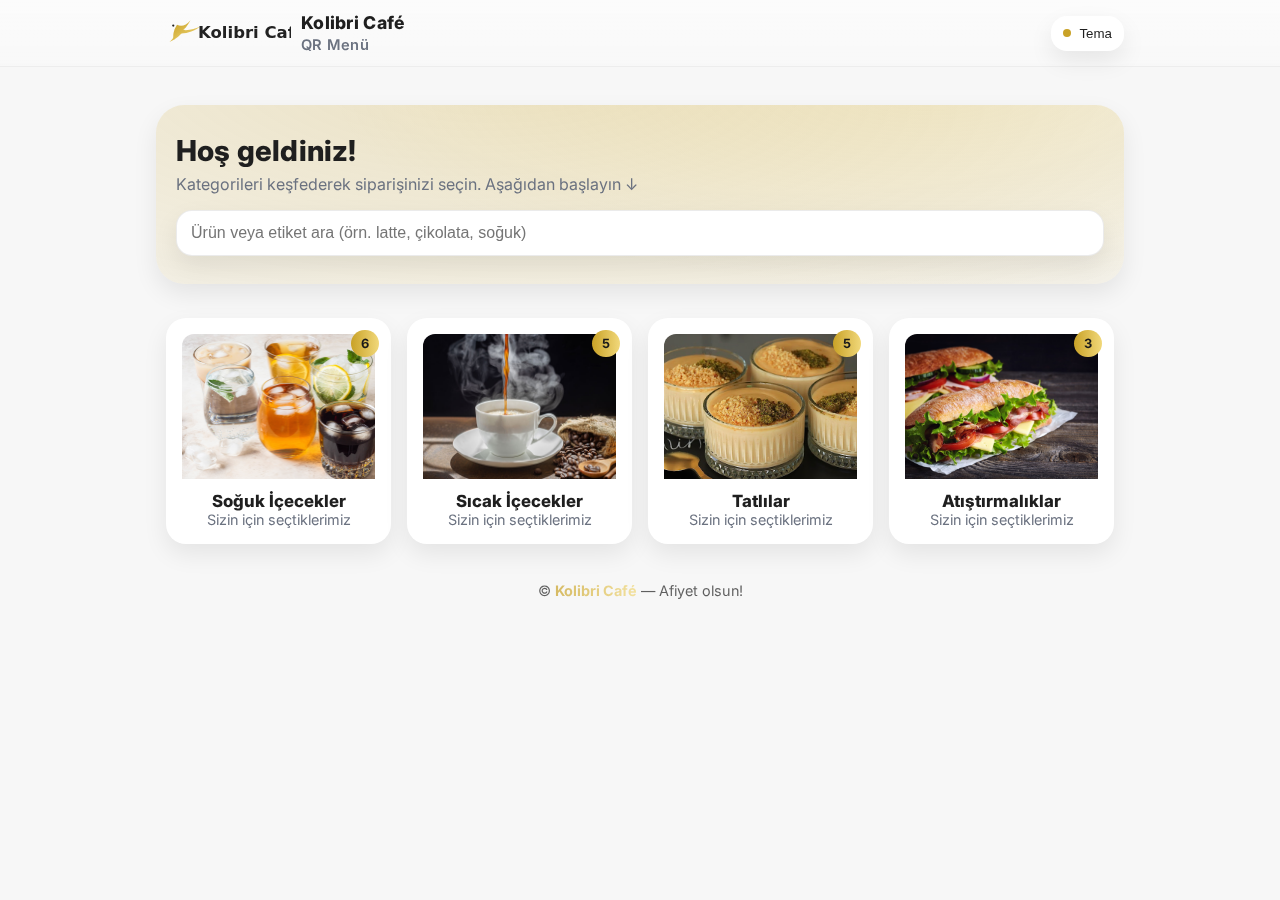
<file: index.html>
<!DOCTYPE html>
<html lang="tr">
<head>
  <meta charset="UTF-8">
  <meta name="viewport" content="width=device-width, initial-scale=1">
  <title>Kolibri Café | QR Menü</title>
  <meta name="theme-color" content="#C9A227">
  <link rel="preconnect" href="https://fonts.googleapis.com">
  <link rel="preconnect" href="https://fonts.gstatic.com" crossorigin>
  <link href="https://fonts.googleapis.com/css2?family=Inter:wght@400;600;700;800&display=swap" rel="stylesheet">
  <link rel="stylesheet" href="styles.css">
</head>
<body>
  <header class="header">
    <div class="header-inner">
      <div class="logo">
        <img src="logo.svg" alt="Kolibri Café">
        <div class="brand">Kolibri Café<br><small>QR Menü</small></div>
      </div>
      <div class="actions">
        <button id="toggle-theme" class="icon-btn" aria-label="Tema">
          <span class="dot" aria-hidden="true"></span> Tema
        </button>
      </div>
    </div>
  </header>

  <main class="container">
    <section id="home">
      <div class="hero">
        <h1 class="title">Hoş geldiniz!</h1>
        <p class="subtitle">Kategorileri keşfederek siparişinizi seçin. Aşağıdan başlayın ↓</p>
        <div class="searchbar">
          <input id="search" class="input" placeholder="Ürün veya etiket ara (örn. latte, çikolata, soğuk)">
        </div>
      </div>
      <div id="categories" class="categories"></div>
    </section>

    <section id="products-view" style="display:none">
      <div class="breadcrumb" id="breadcrumb"></div>
      <div style="display:flex; align-items:center; gap:10px; margin: 8px 0 16px;">
        <button class="back-btn" onclick="backHome()">← Geri</button>
        <input id="search" class="input" placeholder="Bu kategoride ara…">
      </div>
      <div id="product-grid" class="grid"></div>
    </section>

    <p class="footer">© <strong>Kolibri Café</strong> — Afiyet olsun!</p>
  </main>

  <script src="script.js"></script>
</body>
</html>
</file>
<file: styles.css>
/* --- Temel renkler ve root --- */
:root{
  --bg:#f7f7f7;
  --card:#ffffff;
  --text:#1f1f1f;
  --muted:#6b7280;
  --primary:#222222;
  --accent:#C9A227;
  --accent-2:#F1D87A;
  --shadow: 0 10px 24px rgba(0,0,0,0.08);
}
:root.dark{
  --bg:#0f1115;
  --card:#12151b;
  --text:#e5e7eb;
  --muted:#9aa0a6;
  --primary:#e5e7eb;
  --shadow: 0 10px 28px rgba(0,0,0,0.35);
}

*{box-sizing:border-box;}
html,body{margin:0;padding:0;font-family: 'Inter', 'Segoe UI', system-ui, -apple-system, Roboto, Arial, sans-serif;background:var(--bg);color:var(--text);}

/* --- Header --- */
.header{position:sticky; top:0; z-index:30; backdrop-filter:saturate(140%) blur(8px); background:linear-gradient(180deg, rgba(255,255,255,0.65), rgba(255,255,255,0.2)); border-bottom:1px solid rgba(0,0,0,0.06);}
:root.dark .header{background:linear-gradient(180deg, rgba(18,21,27,0.72), rgba(18,21,27,0.2)); border-bottom:1px solid rgba(255,255,255,0.08);}
.header-inner{ max-width:1000px;margin:0 auto;display:flex;align-items:center;gap:14px;padding:12px 16px;}
.logo{display:flex; align-items:center; gap:10px}
.logo img{height:36px; width:auto; display:block}
.brand{font-weight:800;letter-spacing:.3px; font-size:1.1rem}
.brand small{font-weight:600;color:var(--muted)}
.actions{margin-left:auto; display:flex; align-items:center; gap:8px}
.icon-btn{border:none; cursor:pointer; padding:10px 12px; border-radius:16px; background:var(--card); color:var(--text); box-shadow:var(--shadow); display:flex; align-items:center; gap:8px; transition:.2s transform;}
.icon-btn:hover{transform:translateY(-2px)}
.icon-btn .dot{width:8px;height:8px;border-radius:999px;background:var(--accent)}

/* --- Container & Hero --- */
.container{max-width:1000px;margin:0 auto;padding:22px 16px 36px}
.hero{background: radial-gradient(1200px 400px at 40% -20%, rgba(201,162,39,0.25), transparent),
      radial-gradient(600px 200px at 80% -10%, rgba(241,216,122,0.18), transparent);
      border-radius:28px; padding:28px 20px; margin:16px 0 24px; box-shadow:var(--shadow);}
.title{font-size:1.8rem; font-weight:800; letter-spacing:.2px; margin:0 0 6px}
.subtitle{color:var(--muted); margin:0}
.searchbar{display:flex; gap:10px; margin-top:16px}
.input{ flex:1;border:1px solid rgba(0,0,0,0.08); background:var(--card); color:var(--text); border-radius:16px; padding:13px 14px; font-size:1rem; outline:none; box-shadow:var(--shadow);}
:root.dark .input{border-color:rgba(255,255,255,0.1)}

#categories {
  display: grid;
  gap: 16px;
  grid-template-columns: repeat(4, 1fr); /* PC: 4 sütun */
  padding: 10px;
}
/* Tablet */
@media (max-width:1024px) {
  #categories {
    grid-template-columns: repeat(4, 1fr); /* Tablet: 2 sütun */
  }
}
/* Mobil için (şartsız 2 sütun) */
@media (max-width: 1024px) {
  #categories {
    grid-template-columns: repeat(2, 1fr);
  }
}
.category{
  position:relative; 
  overflow:hidden; 
  border-radius:20px; 
  padding:16px; 
  background:var(--card); 
  box-shadow:var(--shadow); 
  cursor:pointer; 
  transition:.25s transform; 
  text-align:center;
}
.category:hover{ transform: translateY(-4px);}
.cat-image img{width:100%; aspect-ratio:4/3; object-fit:cover; border-radius:12px 12px 0 0;}
.cat-name{font-weight:800; font-size:1.05rem; margin-top:8px;}
.cat-note{color:var(--muted); font-size:0.9rem;}
.cat-chip{position:absolute; right:12px; top:12px; padding:6px 10px; border-radius:999px; background:linear-gradient(90deg, var(--accent), var(--accent-2)); color:#1a1a1a; font-weight:700; font-size:.8rem;}

/* --- Breadcrumb & Back --- */
.breadcrumb{display:flex; align-items:center; gap:8px; margin:6px 0 14px; color:var(--muted);}
.breadcrumb a{color:inherit; text-decoration:none}
.back-btn{display:inline-flex; align-items:center; gap:8px; padding:10px 12px; border-radius:14px; background:var(--card); box-shadow:var(--shadow); cursor:pointer; border:none}

/* --- Ürün grid & card --- */
.grid{ display:grid; gap:18px; grid-template-columns: repeat(4,1fr); }
@media (max-width:1024px){ .grid{ grid-template-columns: repeat(2,1fr); } }
@media (max-width:480px){ .grid{ grid-template-columns: repeat(1,1fr); } }

.card{ overflow:hidden; border-radius:20px; background:var(--card); box-shadow:var(--shadow); transition:.25s transform;}
.card:hover{ transform: translateY(-3px);}
.cover{position:relative; width:100%; aspect-ratio:4/3; overflow:hidden;}
.cover img{width:100%; height:100%; object-fit:cover; display:block;}

.badge{ position:absolute; left:12px; top:12px; padding:6px 10px; border-radius:999px; background:rgba(255,255,255,0.85); color:#1f1f1f; font-weight:700; font-size:.78rem; }
.body{ padding:14px }
.name{ margin:0 0 6px; font-weight:800; font-size:1.02rem }
.price{ margin:0; color:var(--muted); font-weight:700}
.tags{ display:flex; gap:8px; flex-wrap:wrap; margin-top:10px}
.tag{ padding:6px 10px; border:1px dashed rgba(0,0,0,0.08); border-radius:999px; color:var(--muted); font-size:.8rem}
:root.dark .tag{ border-color:rgba(255,255,255,0.12);}

/* --- Footer --- */
.footer{opacity:.7; text-align:center; margin-top:28px; font-size:.9rem}
.footer strong{background: linear-gradient(90deg, var(--accent), var(--accent-2)); -webkit-background-clip:text; background-clip:text; color:transparent}

/* --- Admin panel --- */
#admin-panel{margin-top:20px; padding:20px; border-radius:20px; background:var(--card); box-shadow:var(--shadow);}
.admin-form{display:flex; flex-direction:column; gap:12px; max-width:400px;}
</file>
